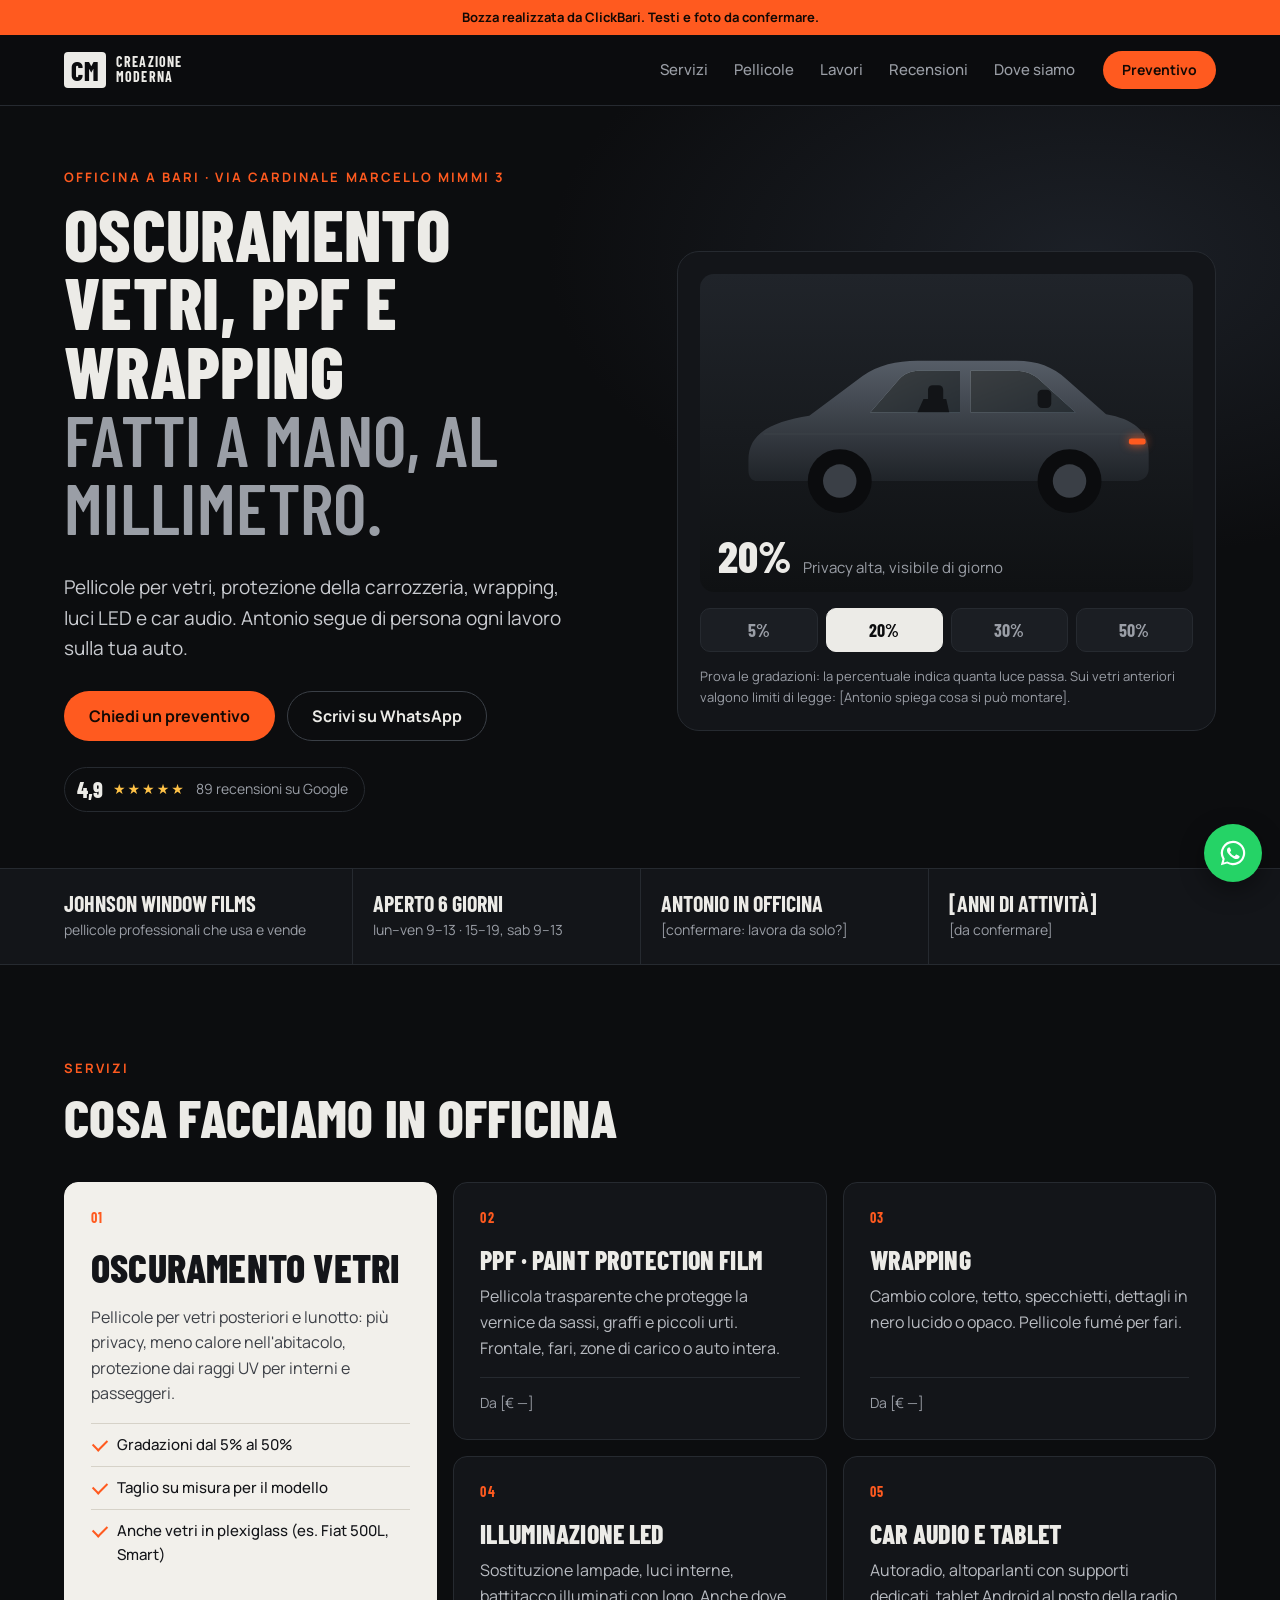
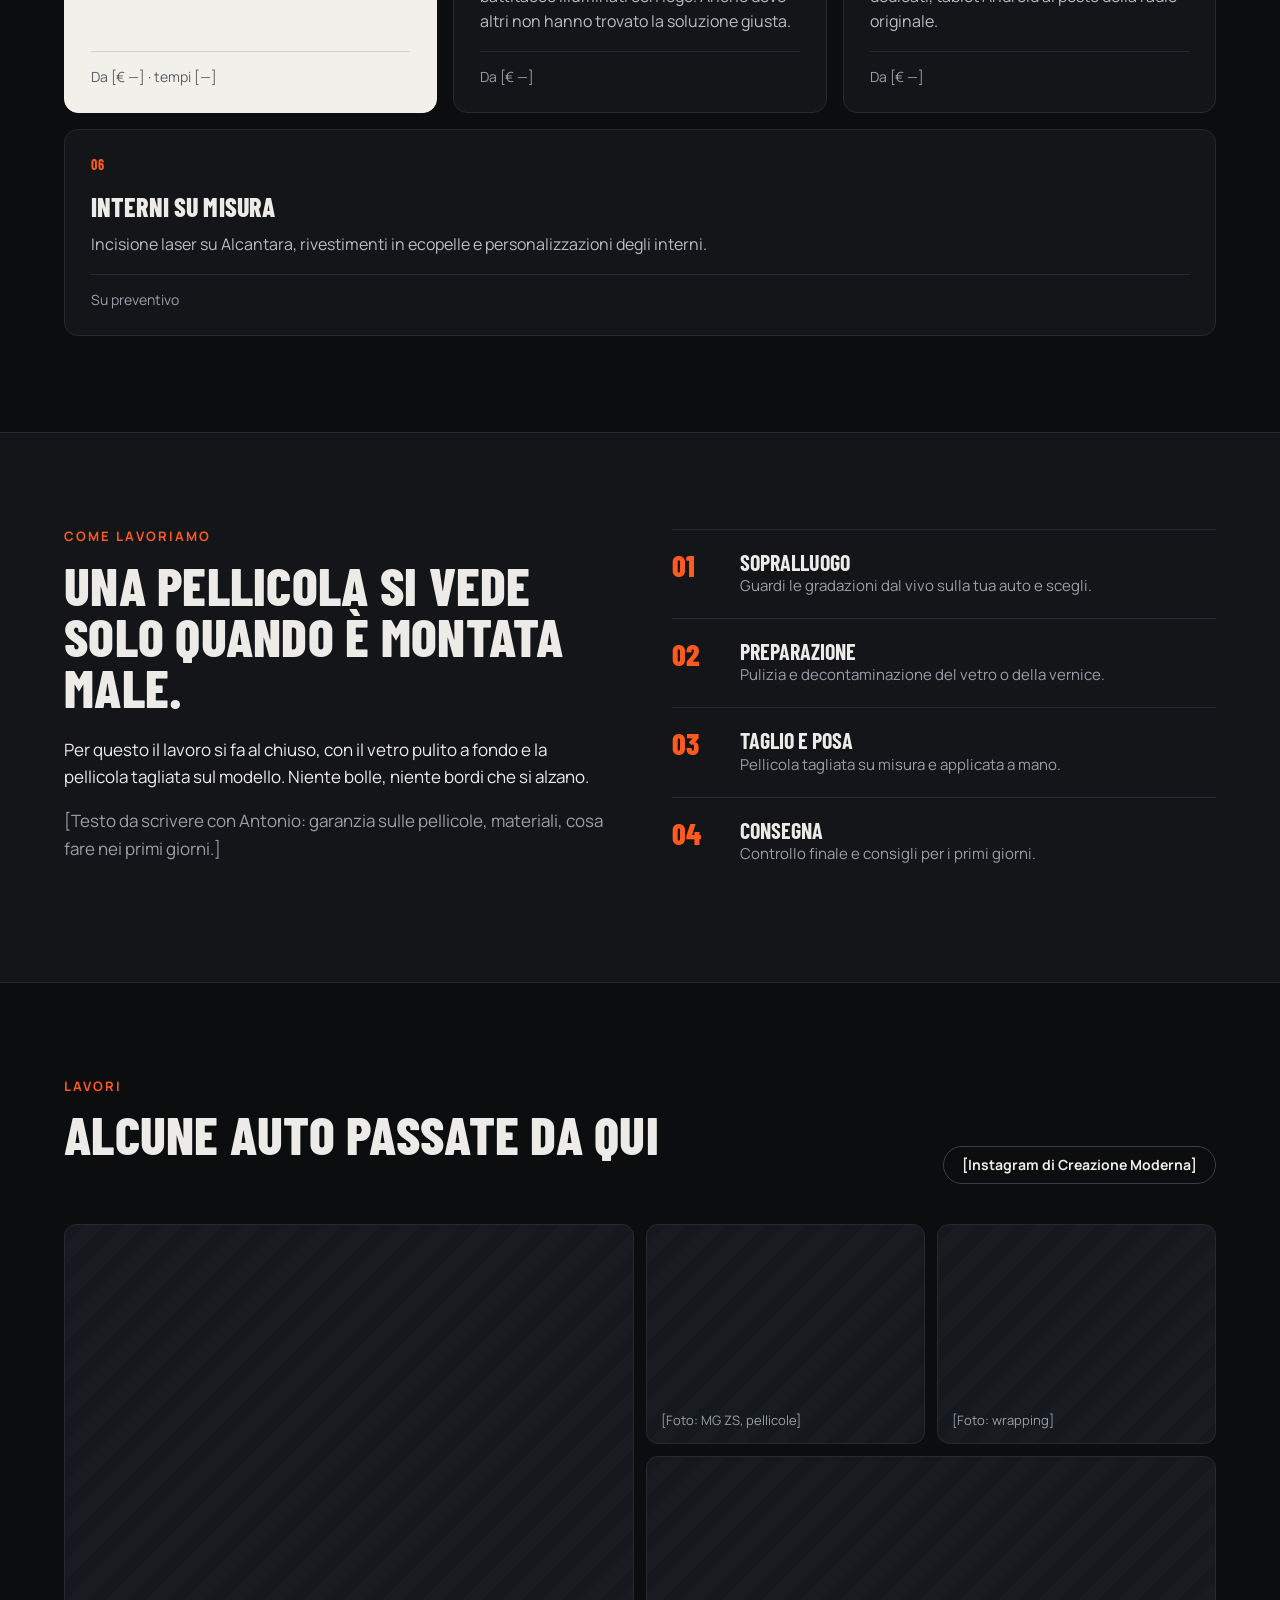
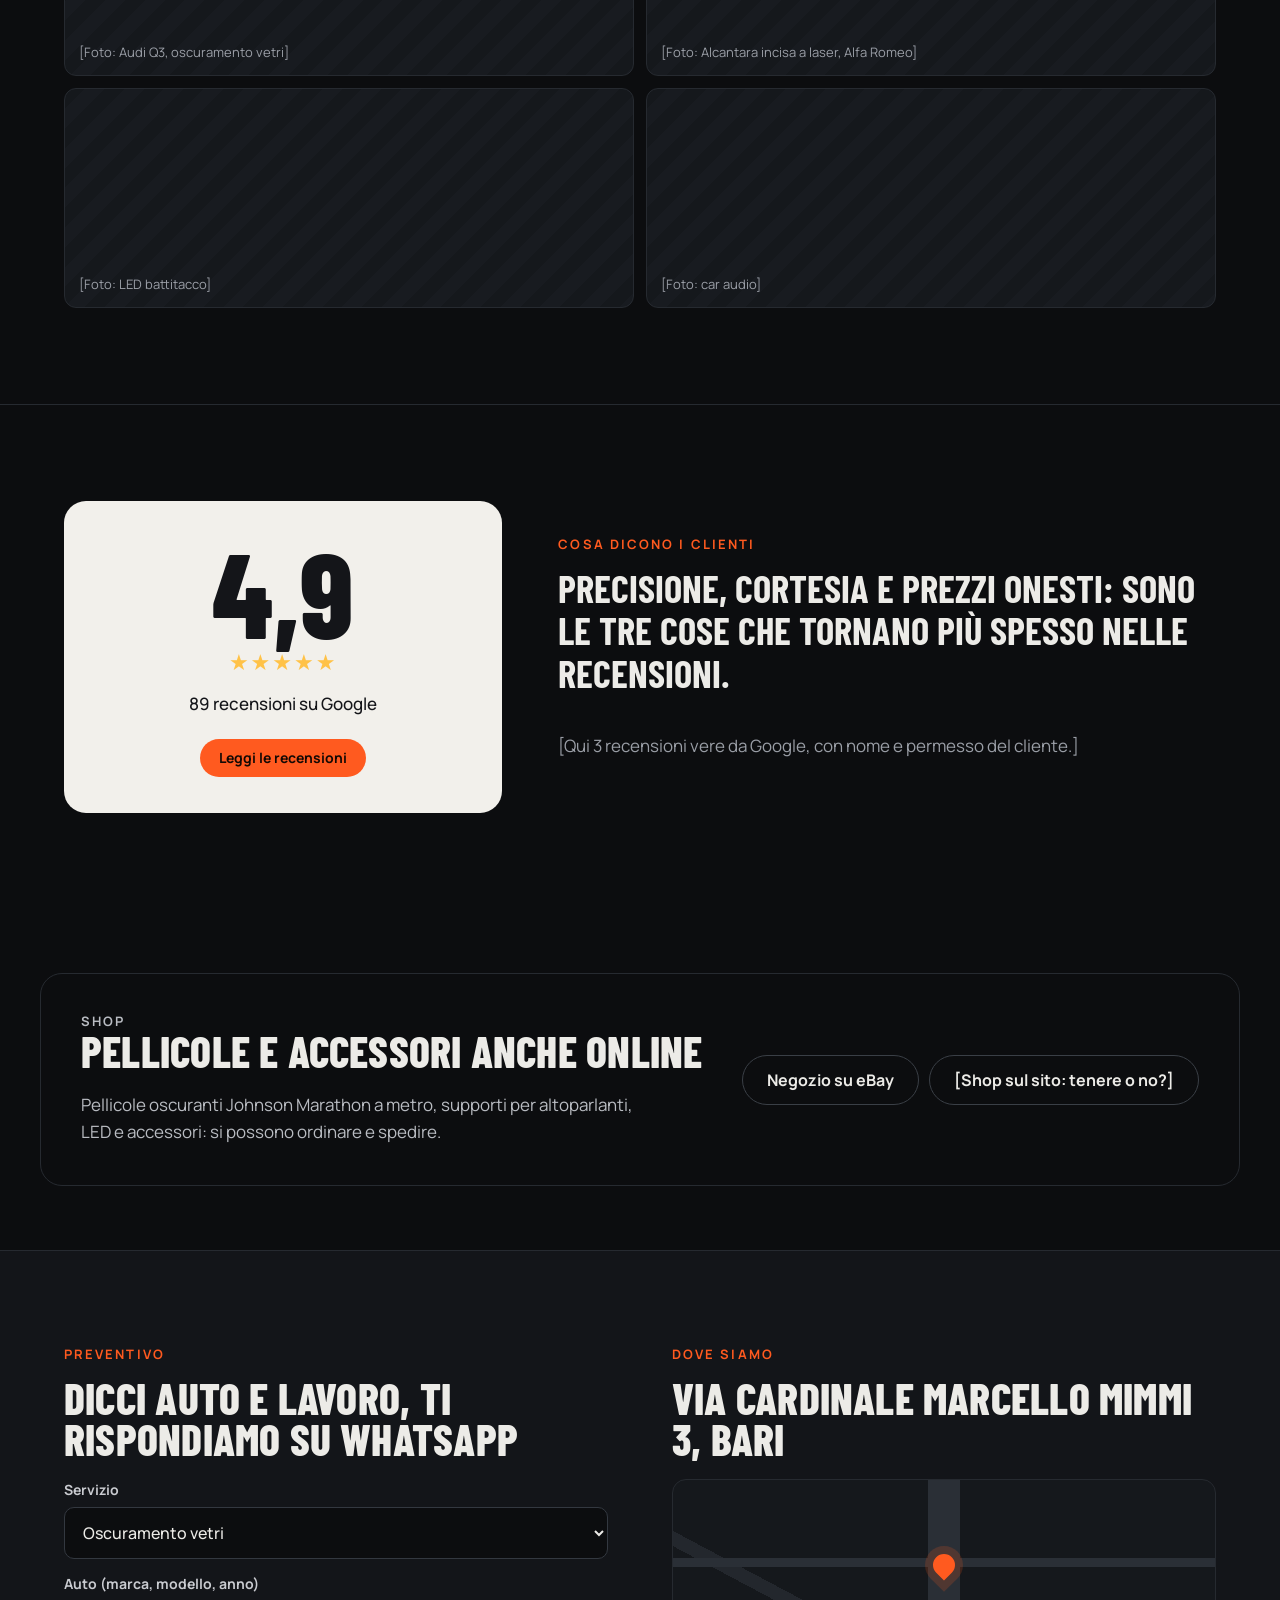
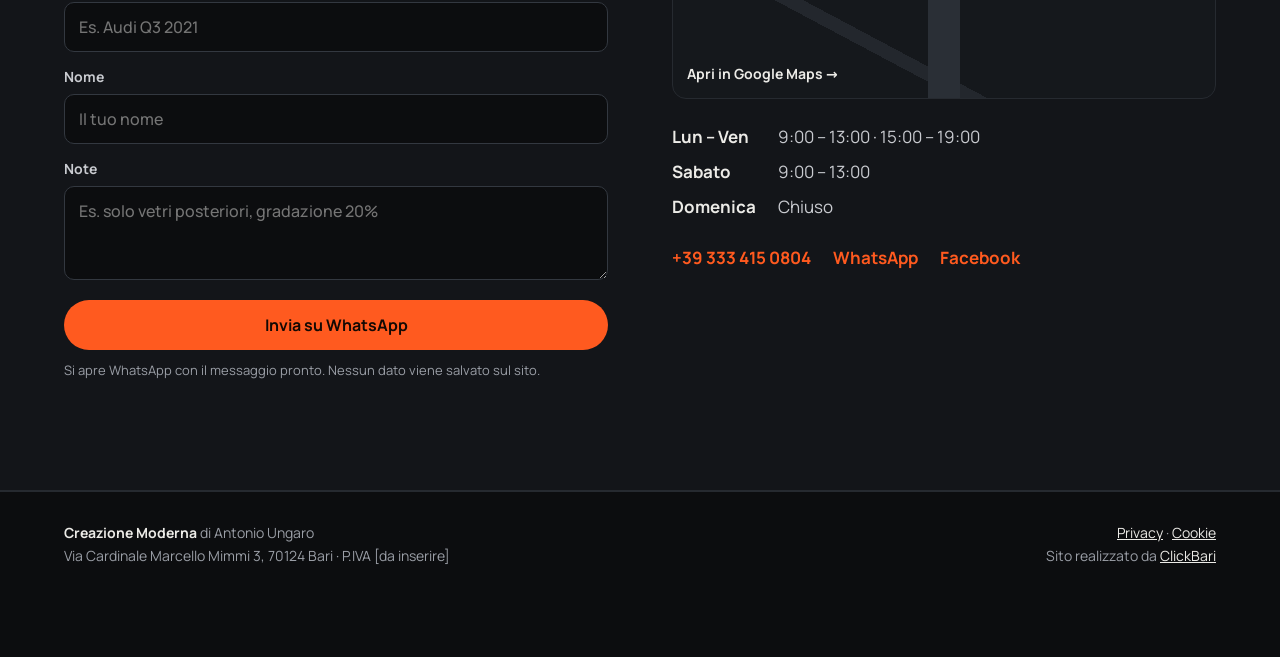
<file: index.html>
<!DOCTYPE html>
<html lang="it">
<head>
<meta charset="UTF-8">
<meta name="viewport" content="width=device-width, initial-scale=1">
<title>Creazione Moderna — Oscuramento vetri, PPF e wrapping a Bari</title>
<meta name="description" content="Oscuramento vetri, pellicole PPF, wrapping, illuminazione LED e car audio a Bari. Officina di Antonio Ungaro in Via Cardinale Marcello Mimmi 3.">
<meta name="robots" content="noindex, nofollow">
<meta name="theme-color" content="#0c0d0f">
<meta property="og:type" content="website">
<meta property="og:title" content="Creazione Moderna — Oscuramento vetri, PPF e wrapping a Bari">
<meta property="og:description" content="Pellicole, wrapping, LED e car audio. Bozza del nuovo sito.">
<meta property="og:url" content="https://borse-antifurto.netlify.app/">
<meta property="og:image" content="https://borse-antifurto.netlify.app/assets/og.jpg">
<meta property="og:image:width" content="1200">
<meta property="og:image:height" content="630">
<meta name="twitter:card" content="summary_large_image">
<meta name="twitter:image" content="https://borse-antifurto.netlify.app/assets/og.jpg">
<link rel="stylesheet" href="fonts/fonts.css">
<link rel="stylesheet" href="assets/style.css">
</head>
<body>

<div class="draft">Bozza realizzata da ClickBari. Testi e foto da confermare.</div>

<header class="hdr" id="top">
  <div class="wrap hdr-in">
    <a href="#top" class="logo" aria-label="Creazione Moderna">
      <span class="logo-cm">CM</span>
      <span class="logo-txt">Creazione<br>Moderna</span>
    </a>
    <nav class="nav" id="nav">
      <a href="#servizi">Servizi</a>
      <a href="#pellicole">Pellicole</a>
      <a href="#lavori">Lavori</a>
      <a href="#recensioni">Recensioni</a>
      <a href="#dove">Dove siamo</a>
    </nav>
    <a class="btn btn-sm btn-accent hdr-cta" href="#preventivo">Preventivo</a>
    <button class="burger" id="burger" aria-label="Menu" aria-expanded="false"><span></span><span></span></button>
  </div>
</header>

<main>

<!-- HERO -->
<section class="hero">
  <div class="wrap hero-grid">
    <div class="hero-copy">
      <p class="kicker">Officina a Bari · Via Cardinale Marcello Mimmi 3</p>
      <h1>Oscuramento vetri, PPF e wrapping <span>fatti a mano, al millimetro.</span></h1>
      <p class="lead">Pellicole per vetri, protezione della carrozzeria, wrapping, luci LED e car audio. Antonio segue di persona ogni lavoro sulla tua auto.</p>
      <div class="hero-act">
        <a class="btn btn-accent" href="#preventivo">Chiedi un preventivo</a>
        <a class="btn btn-ghost" href="https://wa.me/393334150804" target="_blank" rel="noopener">Scrivi su WhatsApp</a>
      </div>
      <a class="g-badge" href="https://www.google.com/maps/place/?q=place_id:ChIJgYCbsfzyRxMRjWw0ph49-mY" target="_blank" rel="noopener">
        <b>4,9</b>
        <span class="stars" aria-hidden="true">★★★★★</span>
        <span>89 recensioni su Google</span>
      </a>
    </div>

    <!-- simulatore oscuramento -->
    <div class="tint" aria-label="Simulatore oscuramento vetri">
      <div class="tint-stage" id="tintStage" style="--vlt:.2">
        <svg class="car" viewBox="0 0 600 300" aria-hidden="true">
          <defs>
            <linearGradient id="body" x1="0" y1="0" x2="0" y2="1">
              <stop offset="0" stop-color="#565d67"/><stop offset="1" stop-color="#1f2328"/>
            </linearGradient>
            <linearGradient id="sky" x1="0" y1="0" x2="1" y2="1">
              <stop offset="0" stop-color="#d9e4ec"/><stop offset="1" stop-color="#8fa6b8"/>
            </linearGradient>
          </defs>
          <path d="M40 210 C40 175 70 160 120 152 L190 100 C210 86 235 80 262 80 L392 80 C420 80 440 88 458 104 L510 150 C545 156 566 172 566 200 L566 222 C566 232 558 238 548 238 L52 238 C44 238 40 232 40 224 Z" fill="url(#body)"/>
          <path d="M200 148 L238 104 C246 96 254 93 266 93 L318 93 L318 148 Z" fill="url(#sky)"/>
          <path d="M332 148 L332 93 L390 93 C404 93 414 97 424 106 L470 148 Z" fill="url(#sky)"/>
          <g fill="#3b4048"><rect x="276" y="112" width="20" height="26" rx="6"/><rect x="420" y="118" width="18" height="24" rx="6"/><path d="M262 148 L270 130 L300 130 L304 148 Z"/></g>
          <g class="film">
            <path d="M200 148 L238 104 C246 96 254 93 266 93 L318 93 L318 148 Z"/>
            <path d="M332 148 L332 93 L390 93 C404 93 414 97 424 106 L470 148 Z"/>
          </g>
          <path d="M60 176 L560 176" stroke="#3a3f46" stroke-width="2"/>
          <circle cx="160" cy="238" r="42" fill="#0b0c0e"/><circle cx="160" cy="238" r="22" fill="#3a3f46"/>
          <circle cx="462" cy="238" r="42" fill="#0b0c0e"/><circle cx="462" cy="238" r="22" fill="#3a3f46"/>
          <rect x="540" y="182" width="22" height="8" rx="3" fill="#ff5a1f" class="led"/>
        </svg>
        <div class="tint-read"><b id="vltVal">20%</b><span id="vltTxt">Privacy alta, visibile di giorno</span></div>
      </div>
      <div class="tint-ctrl" role="radiogroup" aria-label="Gradazione pellicola">
        <button data-v="0.05" data-t="Limousine, massima privacy">5%</button>
        <button data-v="0.2" data-t="Privacy alta, visibile di giorno" class="on">20%</button>
        <button data-v="0.3" data-t="Equilibrio tra privacy e luce">30%</button>
        <button data-v="0.5" data-t="Leggero, riduce calore e UV">50%</button>
      </div>
      <p class="tint-note">Prova le gradazioni: la percentuale indica quanta luce passa. Sui vetri anteriori valgono limiti di legge: [Antonio spiega cosa si può montare].</p>
    </div>
  </div>
</section>

<!-- STRIP -->
<section class="strip">
  <div class="wrap strip-in">
    <div><b>Johnson Window Films</b><span>pellicole professionali che usa e vende</span></div>
    <div><b>Aperto 6 giorni</b><span>lun–ven 9–13 · 15–19, sab 9–13</span></div>
    <div><b>Antonio in officina</b><span>[confermare: lavora da solo?]</span></div>
    <div><b>[Anni di attività]</b><span>[da confermare]</span></div>
  </div>
</section>

<!-- SERVIZI -->
<section class="sec" id="servizi">
  <div class="wrap">
    <div class="sec-hd">
      <p class="kicker">Servizi</p>
      <h2>Cosa facciamo in officina</h2>
    </div>
    <div class="svc">
      <article class="card card-big">
        <span class="num">01</span>
        <h3>Oscuramento vetri</h3>
        <p>Pellicole per vetri posteriori e lunotto: più privacy, meno calore nell'abitacolo, protezione dai raggi UV per interni e passeggeri.</p>
        <ul class="ticks"><li>Gradazioni dal 5% al 50%</li><li>Taglio su misura per il modello</li><li>Anche vetri in plexiglass (es. Fiat 500L, Smart)</li></ul>
        <p class="price">Da [€ —] · tempi [—]</p>
      </article>
      <article class="card">
        <span class="num">02</span>
        <h3>PPF · Paint Protection Film</h3>
        <p>Pellicola trasparente che protegge la vernice da sassi, graffi e piccoli urti. Frontale, fari, zone di carico o auto intera.</p>
        <p class="price">Da [€ —]</p>
      </article>
      <article class="card">
        <span class="num">03</span>
        <h3>Wrapping</h3>
        <p>Cambio colore, tetto, specchietti, dettagli in nero lucido o opaco. Pellicole fumé per fari.</p>
        <p class="price">Da [€ —]</p>
      </article>
      <article class="card">
        <span class="num">04</span>
        <h3>Illuminazione LED</h3>
        <p>Sostituzione lampade, luci interne, battitacco illuminati con logo. Anche dove altri non hanno trovato la soluzione giusta.</p>
        <p class="price">Da [€ —]</p>
      </article>
      <article class="card">
        <span class="num">05</span>
        <h3>Car audio e tablet</h3>
        <p>Autoradio, altoparlanti con supporti dedicati, tablet Android al posto della radio originale.</p>
        <p class="price">Da [€ —]</p>
      </article>
      <article class="card card-wide">
        <span class="num">06</span>
        <h3>Interni su misura</h3>
        <p>Incisione laser su Alcantara, rivestimenti in ecopelle e personalizzazioni degli interni.</p>
        <p class="price">Su preventivo</p>
      </article>
    </div>
  </div>
</section>

<!-- PELLICOLE / METODO -->
<section class="sec sec-dark" id="pellicole">
  <div class="wrap two">
    <div>
      <p class="kicker">Come lavoriamo</p>
      <h2>Una pellicola si vede solo quando è montata male.</h2>
      <p>Per questo il lavoro si fa al chiuso, con il vetro pulito a fondo e la pellicola tagliata sul modello. Niente bolle, niente bordi che si alzano.</p>
      <p class="muted">[Testo da scrivere con Antonio: garanzia sulle pellicole, materiali, cosa fare nei primi giorni.]</p>
    </div>
    <ol class="steps">
      <li><b>Sopralluogo</b><span>Guardi le gradazioni dal vivo sulla tua auto e scegli.</span></li>
      <li><b>Preparazione</b><span>Pulizia e decontaminazione del vetro o della vernice.</span></li>
      <li><b>Taglio e posa</b><span>Pellicola tagliata su misura e applicata a mano.</span></li>
      <li><b>Consegna</b><span>Controllo finale e consigli per i primi giorni.</span></li>
    </ol>
  </div>
</section>

<!-- LAVORI -->
<section class="sec" id="lavori">
  <div class="wrap">
    <div class="sec-hd row">
      <div>
        <p class="kicker">Lavori</p>
        <h2>Alcune auto passate da qui</h2>
      </div>
      <a class="btn btn-ghost btn-sm" href="https://www.instagram.com/" target="_blank" rel="noopener">[Instagram di Creazione Moderna]</a>
    </div>
    <div class="gal">
      <figure class="ph ph-a"><figcaption>[Foto: Audi Q3, oscuramento vetri]</figcaption></figure>
      <figure class="ph ph-b"><figcaption>[Foto: MG ZS, pellicole]</figcaption></figure>
      <figure class="ph ph-c"><figcaption>[Foto: wrapping]</figcaption></figure>
      <figure class="ph ph-d"><figcaption>[Foto: Alcantara incisa a laser, Alfa Romeo]</figcaption></figure>
      <figure class="ph ph-e"><figcaption>[Foto: LED battitacco]</figcaption></figure>
      <figure class="ph ph-f"><figcaption>[Foto: car audio]</figcaption></figure>
    </div>
  </div>
</section>

<!-- RECENSIONI -->
<section class="sec sec-line" id="recensioni">
  <div class="wrap rev">
    <div class="rev-score">
      <b>4,9</b>
      <span class="stars" aria-hidden="true">★★★★★</span>
      <p>89 recensioni su Google</p>
      <a class="btn btn-accent btn-sm" href="https://www.google.com/maps/place/?q=place_id:ChIJgYCbsfzyRxMRjWw0ph49-mY" target="_blank" rel="noopener">Leggi le recensioni</a>
    </div>
    <div class="rev-words">
      <p class="kicker">Cosa dicono i clienti</p>
      <p class="rev-big">Precisione, cortesia e prezzi onesti: sono le tre cose che tornano più spesso nelle recensioni.</p>
      <p class="muted">[Qui 3 recensioni vere da Google, con nome e permesso del cliente.]</p>
    </div>
  </div>
</section>

<!-- SHOP -->
<section class="sec shop">
  <div class="wrap shop-in">
    <div>
      <p class="kicker">Shop</p>
      <h2>Pellicole e accessori anche online</h2>
      <p>Pellicole oscuranti Johnson Marathon a metro, supporti per altoparlanti, LED e accessori: si possono ordinare e spedire.</p>
    </div>
    <div class="shop-act">
      <a class="btn btn-ghost" href="https://www.ebay.it/str/creazionemoderna" target="_blank" rel="noopener">Negozio su eBay</a>
      <a class="btn btn-ghost" href="#">[Shop sul sito: tenere o no?]</a>
    </div>
  </div>
</section>

<!-- PREVENTIVO + DOVE -->
<section class="sec sec-dark" id="preventivo">
  <div class="wrap two">
    <form class="quote" id="quote">
      <p class="kicker">Preventivo</p>
      <h2>Dicci auto e lavoro, ti rispondiamo su WhatsApp</h2>
      <label>Servizio
        <select name="servizio" required>
          <option>Oscuramento vetri</option>
          <option>PPF</option>
          <option>Wrapping</option>
          <option>Illuminazione LED</option>
          <option>Car audio / tablet</option>
          <option>Interni</option>
          <option>Altro</option>
        </select>
      </label>
      <label>Auto (marca, modello, anno)
        <input name="auto" placeholder="Es. Audi Q3 2021" required>
      </label>
      <label>Nome
        <input name="nome" placeholder="Il tuo nome" required>
      </label>
      <label>Note
        <textarea name="note" rows="3" placeholder="Es. solo vetri posteriori, gradazione 20%"></textarea>
      </label>
      <button class="btn btn-accent" type="submit">Invia su WhatsApp</button>
      <p class="form-note">Si apre WhatsApp con il messaggio pronto. Nessun dato viene salvato sul sito.</p>
    </form>

    <div class="where" id="dove">
      <p class="kicker">Dove siamo</p>
      <h2>Via Cardinale Marcello Mimmi 3, Bari</h2>
      <a class="map" href="https://www.google.com/maps/place/?q=place_id:ChIJgYCbsfzyRxMRjWw0ph49-mY" target="_blank" rel="noopener" aria-label="Apri in Google Maps">
        <span class="pin"></span>
        <span class="map-lbl">Apri in Google Maps →</span>
      </a>
      <dl class="hours">
        <dt>Lun – Ven</dt><dd>9:00 – 13:00 · 15:00 – 19:00</dd>
        <dt>Sabato</dt><dd>9:00 – 13:00</dd>
        <dt>Domenica</dt><dd>Chiuso</dd>
      </dl>
      <p class="contacts">
        <a href="tel:+393334150804">+39 333 415 0804</a>
        <a href="https://wa.me/393334150804" target="_blank" rel="noopener">WhatsApp</a>
        <a href="https://www.facebook.com/creazionemoderna/" target="_blank" rel="noopener">Facebook</a>
      </p>
    </div>
  </div>
</section>

</main>

<footer class="ftr">
  <div class="wrap ftr-in">
    <div>
      <b>Creazione Moderna</b> di Antonio Ungaro<br>
      Via Cardinale Marcello Mimmi 3, 70124 Bari · P.IVA [da inserire]
    </div>
    <div class="ftr-r">
      <a href="#">Privacy</a> · <a href="#">Cookie</a><br>
      Sito realizzato da <a href="https://clickbari.it" target="_blank" rel="noopener">ClickBari</a>
    </div>
  </div>
</footer>

<a class="wa-float" href="https://wa.me/393334150804" target="_blank" rel="noopener" aria-label="WhatsApp">
  <svg viewBox="0 0 32 32" aria-hidden="true"><path fill="#fff" d="M16 3a13 13 0 0 0-11.2 19.6L3 29l6.6-1.7A13 13 0 1 0 16 3Zm0 23.7a10.7 10.7 0 0 1-5.5-1.5l-.4-.2-3.9 1 1-3.8-.2-.4A10.7 10.7 0 1 1 16 26.7Zm5.9-8c-.3-.2-1.9-.9-2.2-1-.3-.1-.5-.2-.7.2l-1 1.2c-.2.2-.4.2-.7.1a8.8 8.8 0 0 1-4.4-3.8c-.3-.6.3-.5 1-1.8.1-.2 0-.4 0-.6l-1-2.4c-.3-.6-.5-.5-.7-.5h-.6a1.2 1.2 0 0 0-.9.4 3.7 3.7 0 0 0-1.1 2.7 6.4 6.4 0 0 0 1.3 3.4 14.7 14.7 0 0 0 5.7 5c2.1.9 2.9 1 4 .8.6-.1 1.9-.8 2.2-1.5.3-.7.3-1.3.2-1.5l-.6-.3Z"/></svg>
</a>

<script src="assets/main.js"></script>
</body>
</html>
</file>
<file: fonts/fonts.css>
@font-face{font-family:"Barlow Condensed";font-style:normal;font-weight:600;font-display:swap;src:url(barlow-condensed-latin-600-normal.woff2) format("woff2")}
@font-face{font-family:"Barlow Condensed";font-style:normal;font-weight:700;font-display:swap;src:url(barlow-condensed-latin-700-normal.woff2) format("woff2")}
@font-face{font-family:"Barlow Condensed";font-style:normal;font-weight:800;font-display:swap;src:url(barlow-condensed-latin-800-normal.woff2) format("woff2")}
@font-face{font-family:"Manrope";font-style:normal;font-weight:400;font-display:swap;src:url(manrope-latin-400-normal.woff2) format("woff2")}
@font-face{font-family:"Manrope";font-style:normal;font-weight:500;font-display:swap;src:url(manrope-latin-500-normal.woff2) format("woff2")}
@font-face{font-family:"Manrope";font-style:normal;font-weight:700;font-display:swap;src:url(manrope-latin-700-normal.woff2) format("woff2")}
</file>
<file: assets/style.css>
:root{
  --bg:#0c0d0f; --bg2:#131519; --bg3:#1b1e23; --line:#262a30;
  --ink:#ecebe7; --mute:#9a9ea6; --accent:#ff5a1f; --accent2:#ff7a45;
  --paper:#f2f0eb; --paper-ink:#141519;
  --wrap:1200px; --r:14px;
}
*{box-sizing:border-box}
html{scroll-behavior:smooth;-webkit-text-size-adjust:100%}
body{margin:0;background:var(--bg);color:var(--ink);font:400 17px/1.6 "Manrope",system-ui,sans-serif;-webkit-font-smoothing:antialiased;overflow-x:hidden}
img,svg{display:block;max-width:100%}
a{color:inherit}
h1,h2,h3{font-family:"Barlow Condensed",sans-serif;font-weight:800;text-transform:uppercase;letter-spacing:.005em;line-height:.95;margin:0 0 .45em}
h1{font-size:clamp(44px,5.6vw,78px)}
h1 span{display:block;color:var(--mute);font-weight:600}
h2{font-size:clamp(34px,4.2vw,56px)}
h3{font-size:26px;line-height:1}
p{margin:0 0 1em}
.wrap{max-width:var(--wrap);margin:0 auto;padding:0 24px}
.kicker{font:700 13px/1.2 "Manrope";letter-spacing:.16em;text-transform:uppercase;color:var(--accent);margin-bottom:14px}
.muted{color:var(--mute)}

.draft{background:var(--accent);color:#120804;text-align:center;font-size:13px;font-weight:700;padding:7px 12px}

/* header */
.hdr{position:sticky;top:0;z-index:50;background:rgba(12,13,15,.86);backdrop-filter:blur(10px);border-bottom:1px solid var(--line)}
.hdr-in{display:flex;align-items:center;gap:28px;height:70px}
.logo{display:flex;align-items:center;gap:10px;text-decoration:none}
.logo-cm{font:800 26px/1 "Barlow Condensed";background:var(--ink);color:var(--bg);padding:6px 7px 4px;border-radius:4px;letter-spacing:.02em}
.logo-txt{font:700 14px/1.05 "Barlow Condensed";text-transform:uppercase;letter-spacing:.08em}
.nav{display:flex;gap:26px;margin-left:auto}
.nav a{text-decoration:none;font-size:15px;font-weight:500;color:var(--mute)}
.nav a:hover{color:var(--ink)}
.burger{display:none;background:none;border:0;width:40px;height:40px;padding:10px;margin-left:auto;cursor:pointer}
.burger span{display:block;height:2px;background:var(--ink);margin:6px 0;transition:.2s}

.btn{display:inline-flex;align-items:center;justify-content:center;gap:8px;font:700 16px/1 "Manrope";padding:16px 24px;border-radius:999px;text-decoration:none;border:1.5px solid transparent;cursor:pointer;transition:background .15s,border-color .15s,color .15s}
.btn-sm{padding:11px 18px;font-size:14px}
.btn-accent{background:var(--accent);color:#140904}
.btn-accent:hover{background:var(--accent2)}
.btn-ghost{border-color:#3a3f46;color:var(--ink);background:transparent}
.btn-ghost:hover{border-color:var(--ink)}

/* hero */
.hero{padding:64px 0 56px;background:radial-gradient(900px 500px at 85% 20%,#1c2027 0,transparent 60%)}
.hero-grid{display:grid;grid-template-columns:minmax(0,1.05fr) minmax(0,1fr);gap:48px;align-items:center}
.lead{font-size:19px;color:#c9cbd0;max-width:520px}
.hero-act{display:flex;flex-wrap:wrap;gap:12px;margin:28px 0 26px}
.g-badge{display:inline-flex;align-items:center;gap:10px;text-decoration:none;padding:10px 16px 10px 12px;border:1px solid var(--line);border-radius:999px;font-size:14px;color:var(--mute)}
.g-badge b{font:800 22px/1 "Barlow Condensed";color:var(--ink)}
.stars{color:#ffc247;letter-spacing:2px;font-size:14px}

.tint{background:var(--bg2);border:1px solid var(--line);border-radius:22px;padding:22px}
.tint-stage{position:relative;border-radius:14px;background:linear-gradient(180deg,#20242a,#0f1113);padding:26px 18px 12px;overflow:hidden}
.car .film path{fill:#050607;opacity:calc((1 - var(--vlt)) * .93);transition:opacity .45s ease}
.car .led{filter:drop-shadow(0 0 6px #ff5a1f)}
.tint-read{display:flex;align-items:baseline;gap:12px;margin-top:6px}
.tint-read b{font:800 44px/1 "Barlow Condensed";color:var(--ink)}
.tint-read span{color:var(--mute);font-size:15px}
.tint-ctrl{display:grid;grid-template-columns:repeat(4,minmax(0,1fr));gap:8px;margin-top:16px}
.tint-ctrl button{font:700 18px/1 "Barlow Condensed";background:var(--bg3);color:var(--mute);border:1px solid var(--line);border-radius:10px;padding:12px 0;cursor:pointer}
.tint-ctrl button.on{background:var(--ink);color:var(--bg);border-color:var(--ink)}
.tint-note{font-size:13px;color:var(--mute);margin:14px 0 0}

.strip{border-top:1px solid var(--line);border-bottom:1px solid var(--line);background:var(--bg2)}
.strip-in{display:grid;grid-template-columns:repeat(4,minmax(0,1fr))}
.strip-in div{padding:22px 20px;border-left:1px solid var(--line)}
.strip-in div:first-child{border-left:0;padding-left:0}
.strip-in b{display:block;font:700 22px/1.1 "Barlow Condensed";text-transform:uppercase}
.strip-in span{font-size:14px;color:var(--mute)}

/* sections */
.sec{padding:96px 0}
.sec-hd{margin-bottom:40px}
.sec-hd.row{display:flex;justify-content:space-between;align-items:flex-end;gap:20px;flex-wrap:wrap}
.sec-dark{background:var(--bg2);border-top:1px solid var(--line);border-bottom:1px solid var(--line)}
.sec-line{border-top:1px solid var(--line)}

.svc{display:grid;grid-template-columns:repeat(3,minmax(0,1fr));gap:16px}
.card{position:relative;background:var(--bg2);border:1px solid var(--line);border-radius:var(--r);padding:28px 26px 24px;display:flex;flex-direction:column}
.card p{color:#b9bcc2;font-size:16px}
.card .num{font:700 14px/1 "Barlow Condensed";color:var(--accent);letter-spacing:.1em;margin-bottom:22px}
.card .price{margin:auto 0 0;padding-top:14px;border-top:1px solid var(--line);font-size:14px;color:var(--mute)}
.card-wide{grid-column:1/-1}
.card-big{grid-row:span 2;background:var(--paper);color:var(--paper-ink);border-color:var(--paper)}
.card-big h3{font-size:40px}
.card-big p{color:#3d4047}
.card-big .price{border-color:#d6d2c8;color:#5b5e66}
.ticks{list-style:none;padding:0;margin:0 0 20px}
.ticks li{padding:9px 0 9px 26px;border-top:1px solid #d6d2c8;position:relative;font-size:15px;font-weight:500}
.ticks li::before{content:"";position:absolute;left:2px;top:15px;width:12px;height:7px;border-left:2px solid var(--accent);border-bottom:2px solid var(--accent);transform:rotate(-45deg)}

.two{display:grid;grid-template-columns:minmax(0,1fr) minmax(0,1fr);gap:64px;align-items:start}
.steps{list-style:none;margin:0;padding:0;counter-reset:s}
.steps li{counter-increment:s;display:grid;grid-template-columns:56px 1fr;gap:0 12px;padding:20px 0;border-top:1px solid var(--line)}
.steps li::before{content:"0" counter(s);grid-row:span 2;font:800 30px/1 "Barlow Condensed";color:var(--accent)}
.steps b{font:700 22px/1.1 "Barlow Condensed";text-transform:uppercase}
.steps span{color:var(--mute);font-size:15px}

.gal{display:grid;grid-template-columns:repeat(4,minmax(0,1fr));grid-auto-rows:220px;gap:12px}
.ph{margin:0;border-radius:12px;position:relative;overflow:hidden;border:1px solid var(--line);background:repeating-linear-gradient(135deg,#15181c 0 14px,#181b20 14px 28px)}
.ph figcaption{position:absolute;left:14px;bottom:12px;right:14px;font-size:13px;color:var(--mute)}
.ph-a{grid-column:span 2;grid-row:span 2}
.ph-d,.ph-e,.ph-f{grid-column:span 2}

.rev{display:grid;grid-template-columns:minmax(0,.8fr) minmax(0,1.2fr);gap:56px;align-items:center}
.rev-score{background:var(--paper);color:var(--paper-ink);border-radius:22px;padding:36px;text-align:center}
.rev-score b{display:block;font:800 120px/.9 "Barlow Condensed"}
.rev-score .stars{font-size:22px}
.rev-score p{margin:10px 0 22px;font-weight:500}
.rev-big{font:700 clamp(28px,3vw,40px)/1.1 "Barlow Condensed";text-transform:uppercase}

.shop{padding:64px 0}
.shop-in{display:flex;justify-content:space-between;align-items:center;gap:32px;flex-wrap:wrap;border:1px solid var(--line);border-radius:22px;padding:40px}
.shop-in p{color:#b9bcc2;max-width:560px;margin:0}
.shop-in h2{font-size:clamp(30px,3.4vw,44px)}
.shop-act{display:flex;gap:10px;flex-wrap:wrap}

.quote label{display:block;font-size:14px;font-weight:700;margin-bottom:14px;color:#c9cbd0}
.quote input,.quote select,.quote textarea{display:block;width:100%;margin-top:6px;font:500 16px "Manrope";color:var(--ink);background:var(--bg);border:1px solid #333840;border-radius:10px;padding:13px 14px}
.quote input:focus,.quote select:focus,.quote textarea:focus{outline:none;border-color:var(--accent)}
.quote h2{font-size:clamp(30px,3.4vw,44px)}
.quote .btn{width:100%;margin-top:6px}
.form-note{font-size:13px;color:var(--mute);margin-top:10px}
.where h2{font-size:clamp(30px,3.4vw,44px)}
.map{display:block;position:relative;height:220px;border-radius:14px;border:1px solid var(--line);text-decoration:none;overflow:hidden;
  background:
   linear-gradient(90deg,transparent 47%,#2a2f36 47% 53%,transparent 53%),
   linear-gradient(0deg,transparent 60%,#2a2f36 60% 64%,transparent 64%),
   linear-gradient(28deg,transparent 30%,#23272d 30% 33%,transparent 33%),
   #15181c}
.pin{position:absolute;left:50%;top:44%;width:22px;height:22px;margin:-22px 0 0 -11px;background:var(--accent);border-radius:50% 50% 50% 0;transform:rotate(-45deg);box-shadow:0 0 0 8px rgba(255,90,31,.18)}
.map-lbl{position:absolute;left:14px;bottom:12px;font-size:14px;font-weight:700}
.hours{display:grid;grid-template-columns:auto 1fr;gap:8px 22px;margin:24px 0}
.hours dt{font-weight:700}
.hours dd{margin:0;color:#c9cbd0}
.contacts{display:flex;flex-wrap:wrap;gap:10px 22px;font-weight:700}
.contacts a{color:var(--accent);text-decoration:none}

.ftr{border-top:1px solid var(--line);padding:30px 0 90px;font-size:14px;color:var(--mute)}
.ftr-in{display:flex;justify-content:space-between;gap:20px;flex-wrap:wrap}
.ftr b{color:var(--ink)}
.ftr-r{text-align:right}
.ftr a{color:var(--ink)}

.wa-float{position:fixed;right:18px;bottom:18px;z-index:60;width:58px;height:58px;border-radius:50%;background:#25d366;display:grid;place-items:center;box-shadow:0 8px 24px rgba(0,0,0,.4)}
.wa-float svg{width:30px;height:30px}

@media (max-width:980px){
  .hero-grid,.two,.rev{grid-template-columns:minmax(0,1fr);gap:40px}
  .svc{grid-template-columns:repeat(2,minmax(0,1fr))}
  .card-big{grid-column:span 2;grid-row:auto}
  .ph-e,.ph-f{grid-column:auto}
  .gal{grid-template-columns:repeat(2,minmax(0,1fr));grid-auto-rows:170px}
  .strip-in{grid-template-columns:repeat(2,minmax(0,1fr))}
  .strip-in div:nth-child(3){border-left:0;padding-left:0}
  .strip-in div{border-top:1px solid var(--line)}
  .strip-in div:nth-child(-n+2){border-top:0}
}
@media (max-width:820px){
  .nav{position:fixed;inset:70px 0 auto 0;flex-direction:column;gap:0;background:var(--bg);border-bottom:1px solid var(--line);padding:8px 24px 18px;display:none}
  .nav.open{display:flex}
  .nav a{padding:14px 0;border-top:1px solid var(--line);font-size:18px;color:var(--ink)}
  .burger{display:block}
  .hdr-cta{display:none}
}
@media (max-width:600px){
  body{font-size:16px}
  .wrap{padding:0 18px}
  .hero{padding:40px 0}
  .sec{padding:64px 0}
  .svc{grid-template-columns:minmax(0,1fr)}
  .card-big{grid-column:auto}
  .card-big h3{font-size:34px}
  .hero-act .btn{flex:1 1 100%}
  .tint{padding:14px}
  .tint-read b{font-size:36px}
  .gal{grid-auto-rows:140px}
  .shop-in{padding:26px}
  .rev-score b{font-size:96px}
  .ftr-r{text-align:left}
}
</file>
